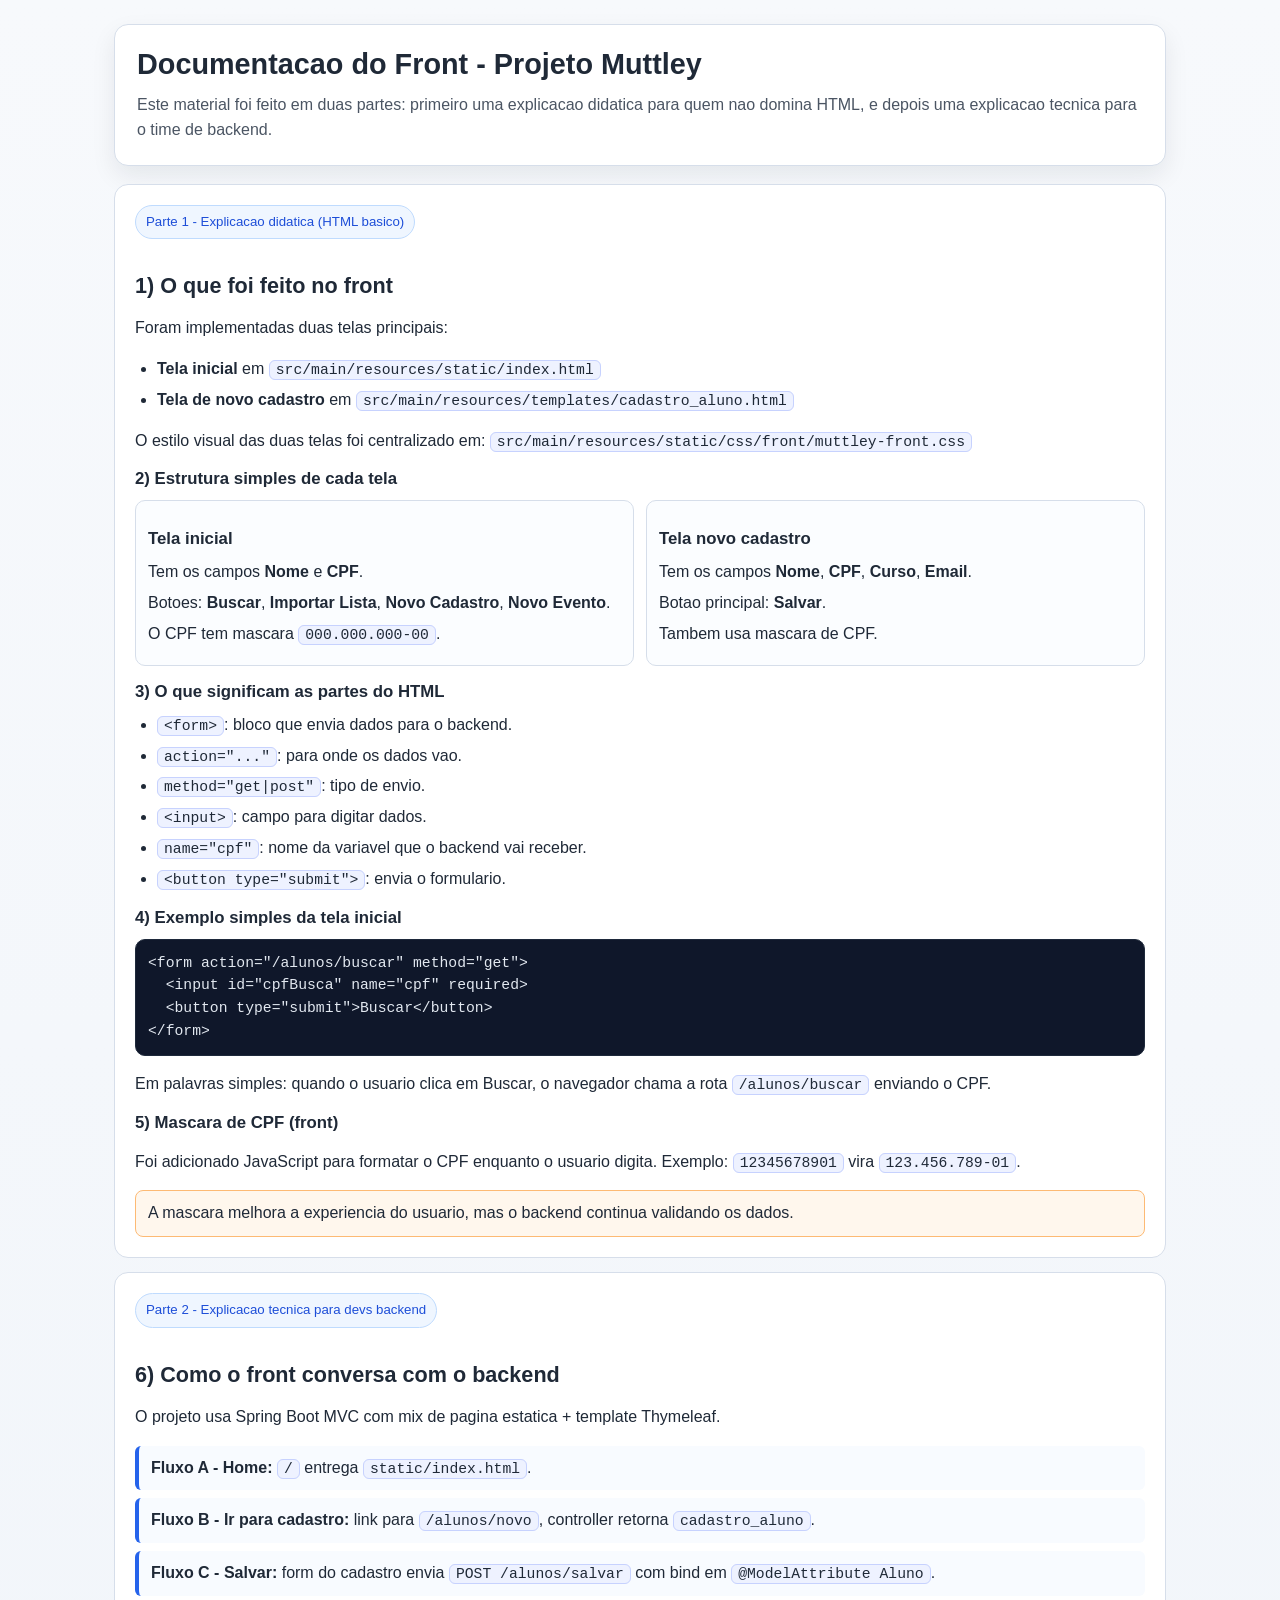
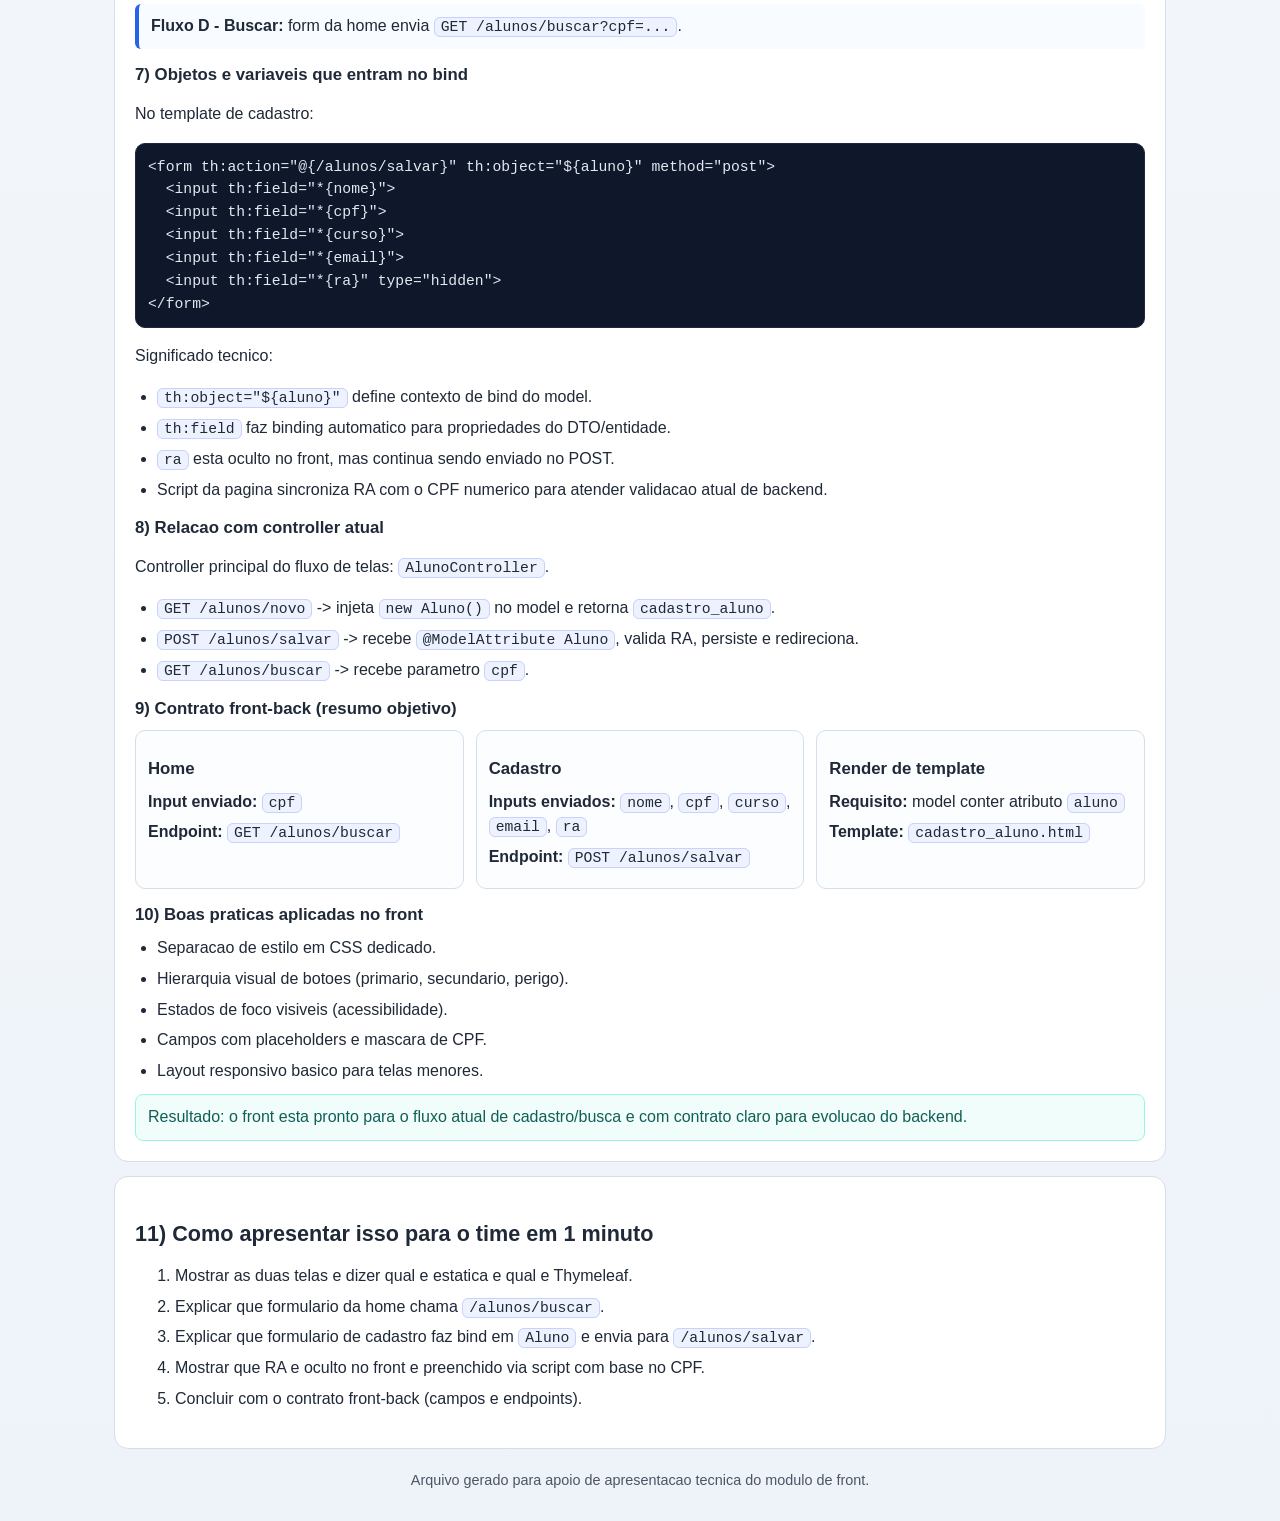
<file: Muttley/docs/FRONT_EXPLICATIVO.html>
<!DOCTYPE html>
<html lang="pt-BR">
<head>
    <meta charset="UTF-8">
    <meta name="viewport" content="width=device-width, initial-scale=1.0">
    <title>Documentacao do Front - Muttley</title>
    <style>
        :root {
            --bg: #f4f7fb;
            --card: #ffffff;
            --text: #1f2937;
            --muted: #4b5563;
            --line: #d6deea;
            --primary: #2563eb;
            --ok: #0f766e;
            --warn-bg: #fff7ed;
            --warn-border: #fdba74;
        }

        * { box-sizing: border-box; }

        body {
            margin: 0;
            font-family: "Segoe UI", Arial, sans-serif;
            background: linear-gradient(180deg, #f7f9fc 0%, #eef3f9 100%);
            color: var(--text);
            line-height: 1.55;
        }

        .container {
            max-width: 1100px;
            margin: 0 auto;
            padding: 24px;
        }

        .hero {
            background: var(--card);
            border: 1px solid var(--line);
            border-radius: 14px;
            padding: 22px;
            box-shadow: 0 10px 24px rgba(15, 23, 42, 0.08);
            margin-bottom: 18px;
        }

        h1, h2, h3 {
            margin: 0 0 10px 0;
            line-height: 1.25;
        }

        h1 { font-size: 1.8rem; }
        h2 { font-size: 1.35rem; margin-top: 24px; }
        h3 { font-size: 1.05rem; margin-top: 16px; }

        .subtitle { color: var(--muted); margin: 0; }

        .section {
            background: var(--card);
            border: 1px solid var(--line);
            border-radius: 14px;
            padding: 20px;
            margin-bottom: 14px;
        }

        .tag {
            display: inline-block;
            padding: 6px 10px;
            font-size: 0.83rem;
            border-radius: 999px;
            border: 1px solid #bfdbfe;
            background: #eff6ff;
            color: #1d4ed8;
            margin-bottom: 10px;
        }

        .grid {
            display: grid;
            grid-template-columns: repeat(auto-fit, minmax(260px, 1fr));
            gap: 12px;
        }

        .card {
            border: 1px solid var(--line);
            border-radius: 10px;
            padding: 12px;
            background: #fbfdff;
        }

        .card p { margin: 6px 0; }

        ul {
            margin: 8px 0 0 22px;
            padding: 0;
        }

        li { margin-bottom: 6px; }

        code {
            background: #eef2ff;
            border: 1px solid #c7d2fe;
            border-radius: 6px;
            padding: 1px 6px;
            font-family: Consolas, monospace;
            font-size: 0.92rem;
        }

        pre {
            margin: 10px 0;
            background: #0f172a;
            color: #e2e8f0;
            border-radius: 10px;
            padding: 12px;
            overflow: auto;
            border: 1px solid #1e293b;
        }

        pre code {
            background: transparent;
            border: none;
            padding: 0;
            color: inherit;
        }

        .step {
            border-left: 4px solid var(--primary);
            background: #f8fbff;
            padding: 10px 12px;
            margin: 8px 0;
            border-radius: 6px;
        }

        .note {
            border: 1px solid var(--warn-border);
            background: var(--warn-bg);
            padding: 10px 12px;
            border-radius: 8px;
            margin-top: 10px;
        }

        .ok {
            border: 1px solid #99f6e4;
            background: #f0fdfa;
            color: #115e59;
            padding: 10px 12px;
            border-radius: 8px;
            margin-top: 10px;
        }

        .footer {
            color: var(--muted);
            font-size: 0.9rem;
            text-align: center;
            margin: 20px 0 6px;
        }
    </style>
</head>
<body>
<div class="container">
    <header class="hero">
        <h1>Documentacao do Front - Projeto Muttley</h1>
        <p class="subtitle">
            Este material foi feito em duas partes: primeiro uma explicacao didatica para quem nao domina HTML,
            e depois uma explicacao tecnica para o time de backend.
        </p>
    </header>

    <section class="section">
        <span class="tag">Parte 1 - Explicacao didatica (HTML basico)</span>
        <h2>1) O que foi feito no front</h2>
        <p>
            Foram implementadas duas telas principais:
        </p>
        <ul>
            <li><strong>Tela inicial</strong> em <code>src/main/resources/static/index.html</code></li>
            <li><strong>Tela de novo cadastro</strong> em <code>src/main/resources/templates/cadastro_aluno.html</code></li>
        </ul>
        <p>
            O estilo visual das duas telas foi centralizado em:
            <code>src/main/resources/static/css/front/muttley-front.css</code>
        </p>

        <h3>2) Estrutura simples de cada tela</h3>
        <div class="grid">
            <div class="card">
                <h3>Tela inicial</h3>
                <p>Tem os campos <strong>Nome</strong> e <strong>CPF</strong>.</p>
                <p>Botoes: <strong>Buscar</strong>, <strong>Importar Lista</strong>, <strong>Novo Cadastro</strong>, <strong>Novo Evento</strong>.</p>
                <p>O CPF tem mascara <code>000.000.000-00</code>.</p>
            </div>
            <div class="card">
                <h3>Tela novo cadastro</h3>
                <p>Tem os campos <strong>Nome</strong>, <strong>CPF</strong>, <strong>Curso</strong>, <strong>Email</strong>.</p>
                <p>Botao principal: <strong>Salvar</strong>.</p>
                <p>Tambem usa mascara de CPF.</p>
            </div>
        </div>

        <h3>3) O que significam as partes do HTML</h3>
        <ul>
            <li><code>&lt;form&gt;</code>: bloco que envia dados para o backend.</li>
            <li><code>action="..."</code>: para onde os dados vao.</li>
            <li><code>method="get|post"</code>: tipo de envio.</li>
            <li><code>&lt;input&gt;</code>: campo para digitar dados.</li>
            <li><code>name="cpf"</code>: nome da variavel que o backend vai receber.</li>
            <li><code>&lt;button type="submit"&gt;</code>: envia o formulario.</li>
        </ul>

        <h3>4) Exemplo simples da tela inicial</h3>
        <pre><code>&lt;form action="/alunos/buscar" method="get"&gt;
  &lt;input id="cpfBusca" name="cpf" required&gt;
  &lt;button type="submit"&gt;Buscar&lt;/button&gt;
&lt;/form&gt;</code></pre>
        <p>
            Em palavras simples: quando o usuario clica em Buscar, o navegador chama a rota
            <code>/alunos/buscar</code> enviando o CPF.
        </p>

        <h3>5) Mascara de CPF (front)</h3>
        <p>
            Foi adicionado JavaScript para formatar o CPF enquanto o usuario digita.
            Exemplo: <code>12345678901</code> vira <code>123.456.789-01</code>.
        </p>
        <div class="note">
            A mascara melhora a experiencia do usuario, mas o backend continua validando os dados.
        </div>
    </section>

    <section class="section">
        <span class="tag">Parte 2 - Explicacao tecnica para devs backend</span>
        <h2>6) Como o front conversa com o backend</h2>
        <p>
            O projeto usa Spring Boot MVC com mix de pagina estatica + template Thymeleaf.
        </p>

        <div class="step"><strong>Fluxo A - Home:</strong> <code>/</code> entrega <code>static/index.html</code>.</div>
        <div class="step"><strong>Fluxo B - Ir para cadastro:</strong> link para <code>/alunos/novo</code>, controller retorna <code>cadastro_aluno</code>.</div>
        <div class="step"><strong>Fluxo C - Salvar:</strong> form do cadastro envia <code>POST /alunos/salvar</code> com bind em <code>@ModelAttribute Aluno</code>.</div>
        <div class="step"><strong>Fluxo D - Buscar:</strong> form da home envia <code>GET /alunos/buscar?cpf=...</code>.</div>

        <h3>7) Objetos e variaveis que entram no bind</h3>
        <p>No template de cadastro:</p>
        <pre><code>&lt;form th:action="@{/alunos/salvar}" th:object="${aluno}" method="post"&gt;
  &lt;input th:field="*{nome}"&gt;
  &lt;input th:field="*{cpf}"&gt;
  &lt;input th:field="*{curso}"&gt;
  &lt;input th:field="*{email}"&gt;
  &lt;input th:field="*{ra}" type="hidden"&gt;
&lt;/form&gt;</code></pre>

        <p>Significado tecnico:</p>
        <ul>
            <li><code>th:object="${aluno}"</code> define contexto de bind do model.</li>
            <li><code>th:field</code> faz binding automatico para propriedades do DTO/entidade.</li>
            <li><code>ra</code> esta oculto no front, mas continua sendo enviado no POST.</li>
            <li>Script da pagina sincroniza RA com o CPF numerico para atender validacao atual de backend.</li>
        </ul>

        <h3>8) Relacao com controller atual</h3>
        <p>Controller principal do fluxo de telas: <code>AlunoController</code>.</p>
        <ul>
            <li><code>GET /alunos/novo</code> -> injeta <code>new Aluno()</code> no model e retorna <code>cadastro_aluno</code>.</li>
            <li><code>POST /alunos/salvar</code> -> recebe <code>@ModelAttribute Aluno</code>, valida RA, persiste e redireciona.</li>
            <li><code>GET /alunos/buscar</code> -> recebe parametro <code>cpf</code>.</li>
        </ul>

        <h3>9) Contrato front-back (resumo objetivo)</h3>
        <div class="grid">
            <div class="card">
                <h3>Home</h3>
                <p><strong>Input enviado:</strong> <code>cpf</code></p>
                <p><strong>Endpoint:</strong> <code>GET /alunos/buscar</code></p>
            </div>
            <div class="card">
                <h3>Cadastro</h3>
                <p><strong>Inputs enviados:</strong> <code>nome</code>, <code>cpf</code>, <code>curso</code>, <code>email</code>, <code>ra</code></p>
                <p><strong>Endpoint:</strong> <code>POST /alunos/salvar</code></p>
            </div>
            <div class="card">
                <h3>Render de template</h3>
                <p><strong>Requisito:</strong> model conter atributo <code>aluno</code></p>
                <p><strong>Template:</strong> <code>cadastro_aluno.html</code></p>
            </div>
        </div>

        <h3>10) Boas praticas aplicadas no front</h3>
        <ul>
            <li>Separacao de estilo em CSS dedicado.</li>
            <li>Hierarquia visual de botoes (primario, secundario, perigo).</li>
            <li>Estados de foco visiveis (acessibilidade).</li>
            <li>Campos com placeholders e mascara de CPF.</li>
            <li>Layout responsivo basico para telas menores.</li>
        </ul>

        <div class="ok">
            Resultado: o front esta pronto para o fluxo atual de cadastro/busca e com contrato claro para evolucao do backend.
        </div>
    </section>

    <section class="section">
        <h2>11) Como apresentar isso para o time em 1 minuto</h2>
        <ol>
            <li>Mostrar as duas telas e dizer qual e estatica e qual e Thymeleaf.</li>
            <li>Explicar que formulario da home chama <code>/alunos/buscar</code>.</li>
            <li>Explicar que formulario de cadastro faz bind em <code>Aluno</code> e envia para <code>/alunos/salvar</code>.</li>
            <li>Mostrar que RA e oculto no front e preenchido via script com base no CPF.</li>
            <li>Concluir com o contrato front-back (campos e endpoints).</li>
        </ol>
    </section>

    <p class="footer">
        Arquivo gerado para apoio de apresentacao tecnica do modulo de front.
    </p>
</div>
</body>
</html>
</file>
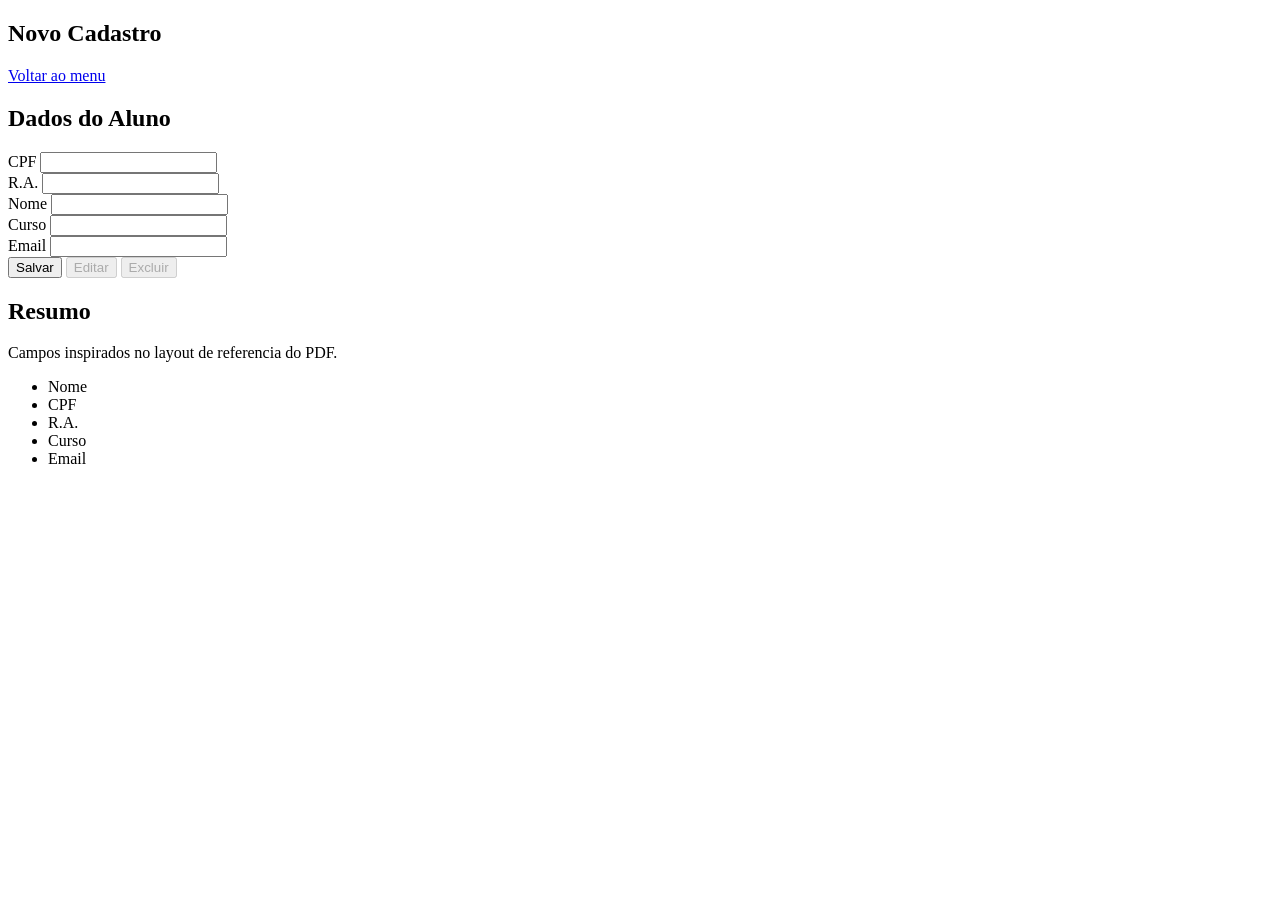
<file: Muttley/src/main/resources/templates/desconsiderar/cadastro_aluno nao.html>
<!DOCTYPE html>
<html lang="pt-BR" xmlns:th="http://www.thymeleaf.org">
<head>
    <meta charset="UTF-8">
    <meta name="viewport" content="width=device-width, initial-scale=1.0">
    <title>Novo Cadastro</title>
    <link rel="stylesheet" th:href="@{/css/bootstrap.min.css}">
    <link rel="stylesheet" th:href="@{/css/front/muttley-front.css}">
</head>
<body>
<main class="container py-4">
    <section class="card shadow-sm mb-4">
        <div class="card-body d-flex flex-wrap justify-content-between gap-2">
            <h1 class="h3 m-0">Novo Cadastro</h1>
            <a class="btn btn-outline-secondary" href="/">Voltar ao menu</a>
        </div>
    </section>

    <section class="row g-4">
        <div class="col-lg-7">
            <div class="card shadow-sm">
                <div class="card-body">
                    <h2 class="h5 mb-3">Dados do Aluno</h2>
                    <form th:action="@{/alunos/salvar}" th:object="${aluno}" method="post" class="row g-3">
                        <div class="col-md-6">
                            <label for="cpf" class="form-label">CPF</label>
                            <input id="cpf" th:field="*{cpf}" class="form-control" required>
                        </div>
                        <div class="col-md-6">
                            <label for="ra" class="form-label">R.A.</label>
                            <input id="ra" th:field="*{ra}" class="form-control">
                        </div>

                        <div class="col-12">
                            <label for="nome" class="form-label">Nome</label>
                            <input id="nome" th:field="*{nome}" class="form-control" required>
                        </div>

                        <div class="col-md-6">
                            <label for="curso" class="form-label">Curso</label>
                            <input id="curso" th:field="*{curso}" class="form-control" required>
                        </div>
                        <div class="col-md-6">
                            <label for="email" class="form-label">Email</label>
                            <input id="email" th:field="*{email}" class="form-control" type="email">
                        </div>

                        <div class="col-12 d-flex gap-2 pt-2">
                            <button class="btn btn-primary" type="submit">Salvar</button>
                            <button class="btn btn-outline-secondary" type="button" disabled>Editar</button>
                            <button class="btn btn-outline-danger" type="button" disabled>Excluir</button>
                        </div>
                    </form>
                </div>
            </div>
        </div>

        <div class="col-lg-5">
            <div class="card shadow-sm h-100">
                <div class="card-body">
                    <h2 class="h5">Resumo</h2>
                    <p class="text-muted mb-2">Campos inspirados no layout de referencia do PDF.</p>
                    <ul class="small text-muted mb-0">
                        <li>Nome</li>
                        <li>CPF</li>
                        <li>R.A.</li>
                        <li>Curso</li>
                        <li>Email</li>
                    </ul>
                </div>
            </div>
        </div>
    </section>
</main>
</body>
</html>
</file>
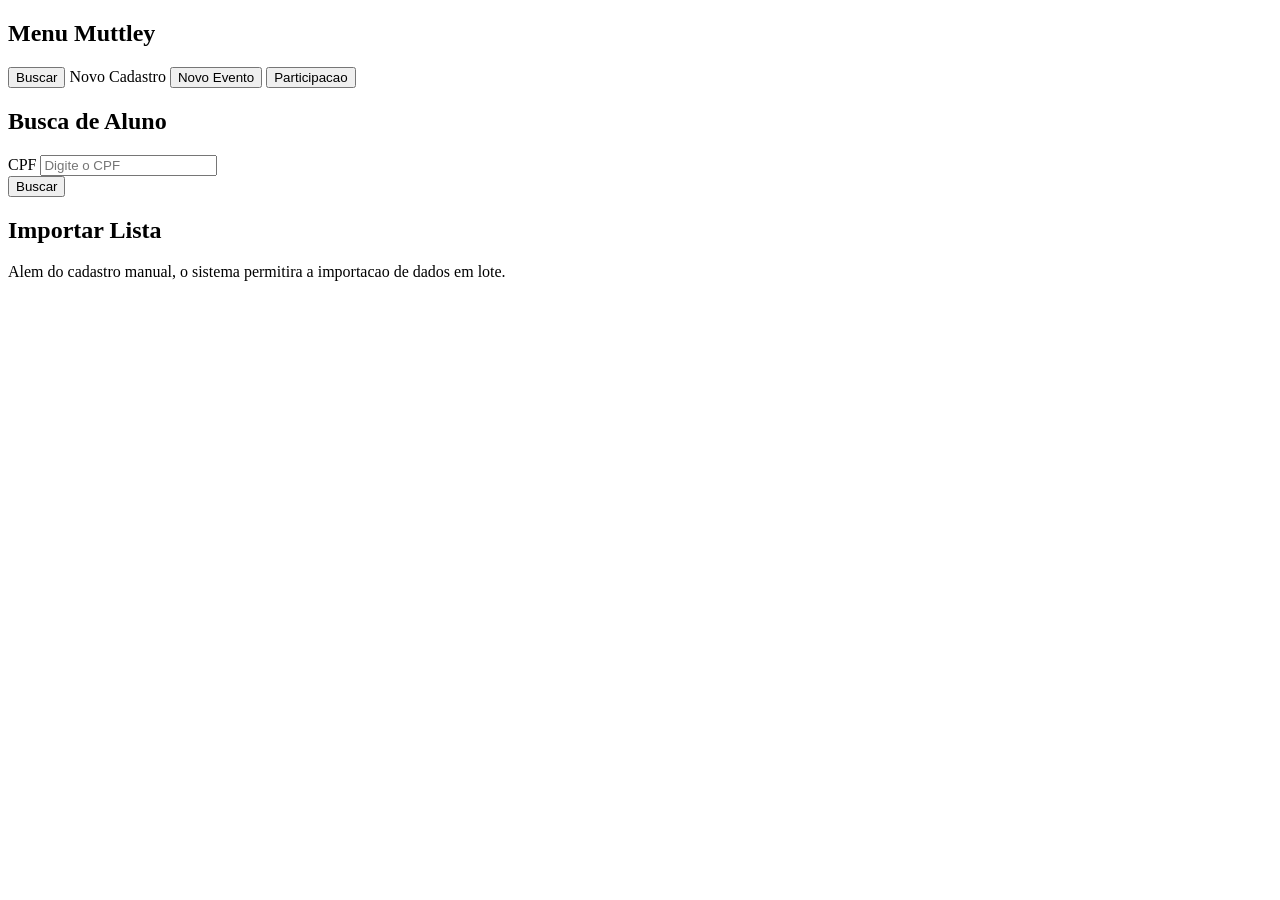
<file: Muttley/src/main/resources/templates/desconsiderar/menu_inicial.html>
<!DOCTYPE html>
<html lang="pt-BR" xmlns:th="http://www.thymeleaf.org">
<head>
    <meta charset="UTF-8">
    <meta name="viewport" content="width=device-width, initial-scale=1.0">
    <title>Menu Muttley</title>
    <link rel="stylesheet" th:href="@{/css/bootstrap.min.css}">
    <link rel="stylesheet" th:href="@{/css/front/muttley-front.css}">
</head>
<body>
<main class="container py-4">
    <section class="card shadow-sm mb-4">
        <div class="card-body">
            <h1 class="h3 mb-3">Menu Muttley</h1>
            <nav class="d-flex flex-wrap gap-2">
                <button class="btn btn-outline-primary" type="button">Buscar</button>
                <a class="btn btn-primary" th:href="@{/alunos/novo}">Novo Cadastro</a>
                <button class="btn btn-outline-primary" type="button">Novo Evento</button>
                <button class="btn btn-outline-primary" type="button">Participacao</button>
            </nav>
        </div>
    </section>

    <section class="row g-4">
        <div class="col-lg-7">
            <div class="card h-100 shadow-sm">
                <div class="card-body">
                    <h2 class="h5 mb-3">Busca de Aluno</h2>
                    <form th:action="@{/alunos/buscar}" method="get" class="row g-3 align-items-end">
                        <div class="col-md-5">
                            <label for="cpfBusca" class="form-label">CPF</label>
                            <input id="cpfBusca" name="cpf" class="form-control" placeholder="Digite o CPF" required>
                        </div>
                        <div class="col-md-4">
                            <button class="btn btn-dark w-100" type="submit">Buscar</button>
                        </div>
                    </form>
                </div>
            </div>
        </div>

        <div class="col-lg-5">
            <div class="card h-100 shadow-sm">
                <div class="card-body">
                    <h2 class="h5">Importar Lista</h2>
                    <p class="text-muted mb-0">
                        Alem do cadastro manual, o sistema permitira a importacao de dados em lote.
                    </p>
                </div>
            </div>
        </div>
    </section>
</main>
</body>
</html>
</file>
